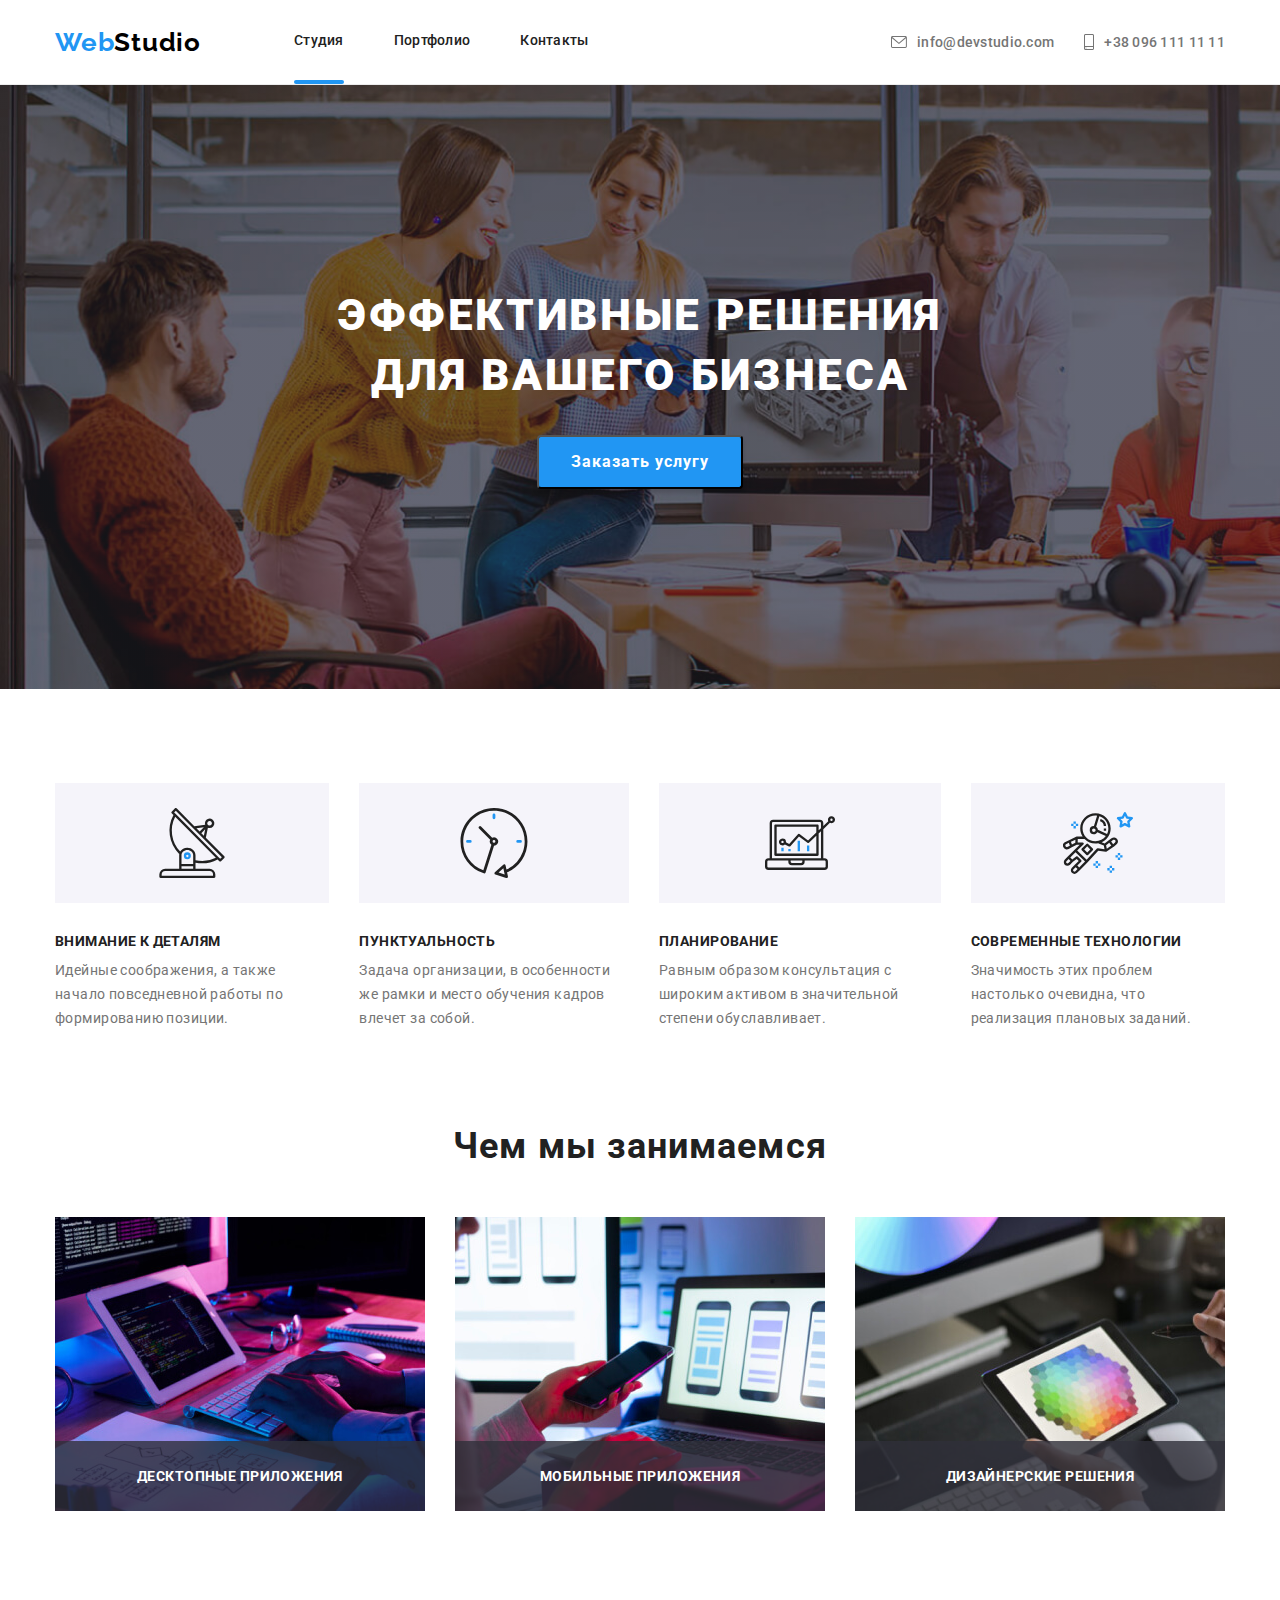
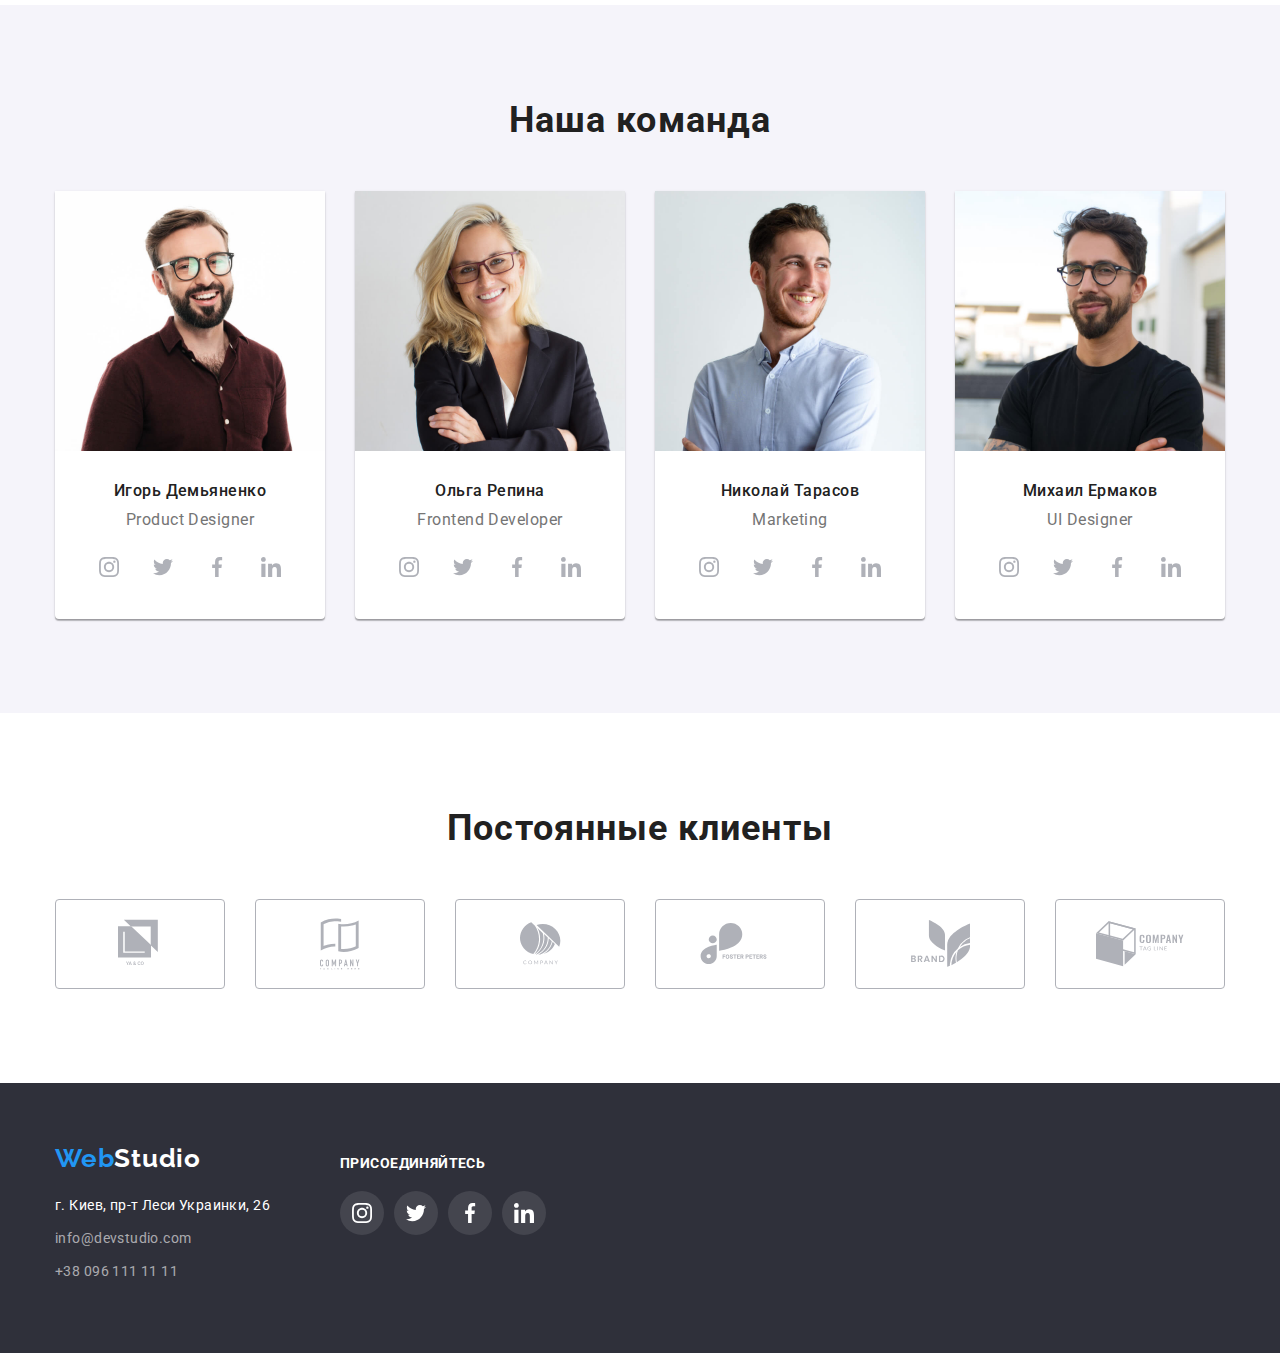
<file: index.html>
<!DOCTYPE html>
<html lang="ru">
  <head>
    <meta charset="UTF-8" />
    <meta name="viewport" content="width=device-width, initial-scale=1.0" />
    <title>Web Studio</title>
    <link rel="stylesheet" href="https://cdnjs.cloudflare.com/ajax/libs/modern-normalize/1.0.0/modern-normalize.css" />
    <link
      href="https://fonts.googleapis.com/css2?family=Raleway:wght@700&family=Roboto:wght@400;500;700;900&display=swap"
      rel="stylesheet"
    />
    <link rel="stylesheet" href="./css/styles-studio.css" />
  </head>
  <body>
    <header class="header">
      <div class="conteiner flexx-conteiner">
        <nav class="navigation">
          <a class="header-logo link" href="./index.html" aria-label="логотип вэб-студии"
            ><span class="header-logo-web">Web</span><span class="header-logo-studio">Studio</span></a
          >
          <ul class="navigation-list list">
            <li class="navigation-list-item">
              <a class="navigation-link link" href="./index.html">Студия</a>
              <div class="line"></div>
            </li>
            <li class="navigation-list-item">
              <a class="navigation-link link" href="./portfolio.html">Портфолио</a>
            </li>
            <li class="navigation-list-item">
              <a class="navigation-link link" href="">Контакты</a>
            </li>
          </ul>
        </nav>

        <address class="address">
          <ul class="contact-list list contacts-flexx">
            <li class="contact-list-item header-contact">
              <a href="mailto:info@devstudio.com" class="contact-link link">
                <svg width="16" height="12">
                  <use href="./svg/sprite.svg#envelope"></use>
                </svg>
                info@devstudio.com</a
              >
            </li>
            <li class="contact-list-item header-contact">
              <a href="tel:+380961111111" class="contact-link link">
                <svg width="10" height="16">
                  <use href="./svg/sprite.svg#smartphone"></use>
                </svg>
                +38 096 111 11 11
              </a>
            </li>
          </ul>
        </address>
      </div>
    </header>

    <main class="main">
      <!--EFFECTIVE SOLUTIONS-->
      <section class="hero">
        <div class="main-title-box">
          <h1 class="main-title title">эффективные решения для вашего бизнеса</h1>
          <button class="order-btn" type="button" data-modal-open>Заказать услугу</button>
        </div>
      </section>

      <!--ADVANTAGES-->
      <section class="advantages">
        <div class="conteiner">
          <h2 hidden>Advantages</h2>
          <ul class="advantages-list list">
            <li class="advantages-list-item">
              <h3 class="advantages-item-title">Внимание к деталям</h3>
              <p class="advantages-item-description">
                Идейные соображения, а также начало повседневной работы по формированию позиции.
              </p>
            </li>
            <li class="advantages-list-item">
              <h3 class="advantages-item-title">Пунктуальность</h3>
              <p class="advantages-item-description">
                Задача организации, в особенности же рамки и место обучения кадров влечет за собой.
              </p>
            </li>
            <li class="advantages-list-item">
              <h3 class="advantages-item-title">Планирование</h3>
              <p class="advantages-item-description">
                Равным образом консультация с широким активом в значительной степени обуславливает.
              </p>
            </li>
            <li class="advantages-list-item">
              <h3 class="advantages-item-title">Современные технологии</h3>
              <p class="advantages-item-description">
                Значимость этих проблем настолько очевидна, что реализация плановых заданий.
              </p>
            </li>
          </ul>
        </div>
      </section>

      <!--OUR WORK-->
      <section class="work">
        <div class="conteiner">
          <h2 class="title">Чем мы занимаемся</h2>
          <ul class="work-list list">
            <li class="work-list-item">
              <img
                class="work-photo"
                src="./img/studuo/box1.jpg"
                alt="руки печатают на клавиатуре перед монитором"
                width="370"
                height="294"
              />
              <div class="label">
                <p>Десктопные приложения</p>
              </div>
            </li>
            <li class="work-list-item">
              <img
                class="work-photo"
                src="./img/studuo/box2.jpg"
                alt="в одной руке смартфон, другая на тач-паде ноутбука"
                width="370"
                height="294"
              />
              <div class="label">
                <p>Мобильные приложения</p>
              </div>
            </li>
            <li class="work-list-item">
              <img
                class="work-photo"
                src="./img/studuo/box3.jpg"
                alt="в одной руке планшет, во второй перо"
                width="370"
                height="294"
              />
              <div class="label">
                <p>Дизайнерские решения</p>
              </div>
            </li>
          </ul>
        </div>
      </section>

      <!--OUR TEAM-->
      <section class="team">
        <div class="conteiner">
          <h2 class="title">Наша команда</h2>
          <ul class="team-list list">
            <li class="team-list-item">
              <img class="team-photo" src="./img/studuo/img1.jpg" alt="Игорь Демьяненко" width="270" height="260" />
              <div class="team-content">
                <h3 class="team-name">Игорь Демьяненко</h3>
                <p class="team-position" lang="en">Product Designer</p>
                <ul class="social-list list">
                  <li class="social-item">
                    <a href="" class="social-link link">
                      <svg>
                        <use href="./svg/sprite.svg#instagram"></use>
                      </svg>
                    </a>
                  </li>
                  <li class="social-item">
                    <a href="" class="social-link link">
                      <svg>
                        <use href="./svg/sprite.svg#twitter"></use>
                      </svg>
                    </a>
                  </li>
                  <li class="social-item">
                    <a href="" class="social-link link">
                      <svg>
                        <use href="./svg/sprite.svg#facebook"></use>
                      </svg>
                    </a>
                  </li>
                  <li class="social-item">
                    <a href="" class="social-link link">
                      <svg>
                        <use href="./svg/sprite.svg#linkidin"></use>
                      </svg>
                    </a>
                  </li>
                </ul>
              </div>
            </li>
            <li class="team-list-item">
              <img class="team-photo" src="./img/studuo/img2.jpg" alt="Ольга Репина" width="270" height="260" />
              <div class="team-content">
                <h3 class="team-name">Ольга Репина</h3>
                <p class="team-position" lang="en">Frontend Developer</p>
                <ul class="social-list list">
                  <li class="social-item">
                    <a href="" class="social-link link">
                      <svg>
                        <use href="./svg/sprite.svg#instagram"></use>
                      </svg>
                    </a>
                  </li>
                  <li class="social-item">
                    <a href="" class="social-link link">
                      <svg>
                        <use href="./svg/sprite.svg#twitter"></use>
                      </svg>
                    </a>
                  </li>
                  <li class="social-item">
                    <a href="" class="social-link link">
                      <svg>
                        <use href="./svg/sprite.svg#facebook"></use>
                      </svg>
                    </a>
                  </li>
                  <li class="social-item">
                    <a href="" class="social-link link">
                      <svg>
                        <use href="./svg/sprite.svg#linkidin"></use>
                      </svg>
                    </a>
                  </li>
                </ul>
              </div>
            </li>
            <li class="team-list-item">
              <img class="team-photo" src="./img/studuo/img3.jpg" alt="Николай Тарасов" width="270" height="260" />
              <div class="team-content">
                <h3 class="team-name">Николай Тарасов</h3>
                <p class="team-position" lang="en">Marketing</p>
                <ul class="social-list list">
                  <li class="social-item">
                    <a href="" class="social-link link">
                      <svg>
                        <use href="./svg/sprite.svg#instagram"></use>
                      </svg>
                    </a>
                  </li>
                  <li class="social-item">
                    <a href="" class="social-link link">
                      <svg>
                        <use href="./svg/sprite.svg#twitter"></use>
                      </svg>
                    </a>
                  </li>
                  <li class="social-item">
                    <a href="" class="social-link link">
                      <svg>
                        <use href="./svg/sprite.svg#facebook"></use>
                      </svg>
                    </a>
                  </li>
                  <li class="social-item">
                    <a href="" class="social-link link">
                      <svg>
                        <use href="./svg/sprite.svg#linkidin"></use>
                      </svg>
                    </a>
                  </li>
                </ul>
              </div>
            </li>
            <li class="team-list-item">
              <img class="team-photo" src="./img/studuo/img4.jpg" alt="Михаил Ермаков" width="270" height="260" />
              <div class="team-content">
                <h3 class="team-name">Михаил Ермаков</h3>
                <p class="team-position" lang="en">UI Designer</p>
                <ul class="social-list list">
                  <li class="social-item">
                    <a href="" class="social-link link">
                      <svg>
                        <use href="./svg/sprite.svg#instagram"></use>
                      </svg>
                    </a>
                  </li>
                  <li class="social-item">
                    <a href="" class="social-link link">
                      <svg>
                        <use href="./svg/sprite.svg#twitter"></use>
                      </svg>
                    </a>
                  </li>
                  <li class="social-item">
                    <a href="" class="social-link link">
                      <svg>
                        <use href="./svg/sprite.svg#facebook"></use>
                      </svg>
                    </a>
                  </li>
                  <li class="social-item">
                    <a href="" class="social-link link">
                      <svg>
                        <use href="./svg/sprite.svg#linkidin"></use>
                      </svg>
                    </a>
                  </li>
                </ul>
              </div>
            </li>
          </ul>
        </div>
      </section>
      <!--Clients-->
      <section class="clients">
        <div class="conteiner">
          <h2 class="title">Постоянные клиенты</h2>
          <div class="clients-logo-box">
            <ul class="clients-list list">
              <li class="clients-list-item">
                <a href="" class="clients-link link">
                  <svg width="44" height="50">
                    <use href="./svg/sprite.svg#client-logo1"></use>
                  </svg>
                </a>
              </li>
              <li class="clients-list-item">
                <a href="" class="clients-link link">
                  <svg width="40" height="52">
                    <use href="./svg/sprite.svg#client-logo2"></use>
                  </svg>
                </a>
              </li>
              <li class="clients-list-item">
                <a href="" class="clients-link link">
                  <svg width="41" height="43">
                    <use href="./svg/sprite.svg#client-logo3"></use>
                  </svg>
                </a>
              </li>
              <li class="clients-list-item">
                <a href="" class="clients-link link">
                  <svg width="80" height="42">
                    <use href="./svg/sprite.svg#client-logo4"></use>
                  </svg>
                </a>
              </li>
              <li class="clients-list-item">
                <a href="" class="clients-link link">
                  <svg width="59" height="47">
                    <use href="./svg/sprite.svg#client-logo5"></use>
                  </svg>
                </a>
              </li>
              <li class="clients-list-item">
                <a href="" class="clients-link link">
                  <svg width="88" height="46">
                    <use href="./svg/sprite.svg#client-logo6"></use>
                  </svg>
                </a>
              </li>
            </ul>
          </div>
        </div>
      </section>
    </main>

    <footer class="footer">
      <div class="conteiner">
        <div class="footer-info">
          <a class="footer-logo link" href="./index.html" aria-label="логотип вэб-студии"
            ><span class="footer-logo-web">Web</span><span class="footer-logo-studio">Studio</span></a
          >
          <address class="address footer-address">
            <ul class="contact-list list">
              <li class="contact-list-item footer-contact">
                <a class="link location" href="https://goo.gl/maps/aFKf9Q2qraXxwTez7" target="_blank"
                  >г. Киев, пр-т Леси Украинки, 26</a
                >
              </li>
              <li class="contact-list-item footer-contact">
                <a class="link mail" href="mailto:info@devstudio.com">info@devstudio.com</a>
              </li>
              <li class="contact-list-item footer-contact">
                <a class="link phone" href="tel:+380961111111">+38 096 111 11 11</a>
              </li>
            </ul>
          </address>
        </div>
        <div class="footer-social-links">
          <h3>присоединяйтесь</h3>
          <ul class="footer-social-list list">
            <li class="footer-social-item">
              <a href="" class="social-link link">
                <svg class="social-link-svg">
                  <use href="./svg/sprite.svg#instagram" width="20px" height="20px"></use>
                </svg>
              </a>
            </li>
            <li class="footer-social-item">
              <a href="" class="social-link link">
                <svg class="social-link-svg">
                  <use href="./svg/sprite.svg#twitter" width="20px" height="20px"></use>
                </svg>
              </a>
            </li>
            <li class="footer-social-item">
              <a href="" class="social-link link">
                <svg class="social-link-svg">
                  <use href="./svg/sprite.svg#facebook" width="20px" height="20px"></use>
                </svg>
              </a>
            </li>
            <li class="footer-social-item">
              <a href="" class="social-link link">
                <svg class="social-link-svg">
                  <use href="./svg/sprite.svg#linkidin" width="20px" height="20px"></use>
                </svg>
              </a>
            </li>
          </ul>
        </div>
      </div>
    </footer>
    <div class="backdrop is-hidden" data-modal>
      <div class="modal-window">
        <div class="thumb">
          <button class="close-btn" type="button" data-modal-close>
            <svg width="18" height="18">
              <use href="./svg/sprite.svg#close-btn"></use>
            </svg>
          </button>
        </div>
      </div>
    </div>
    <script src="./js/modal.js"></script>
  </body>
</html>
</file>
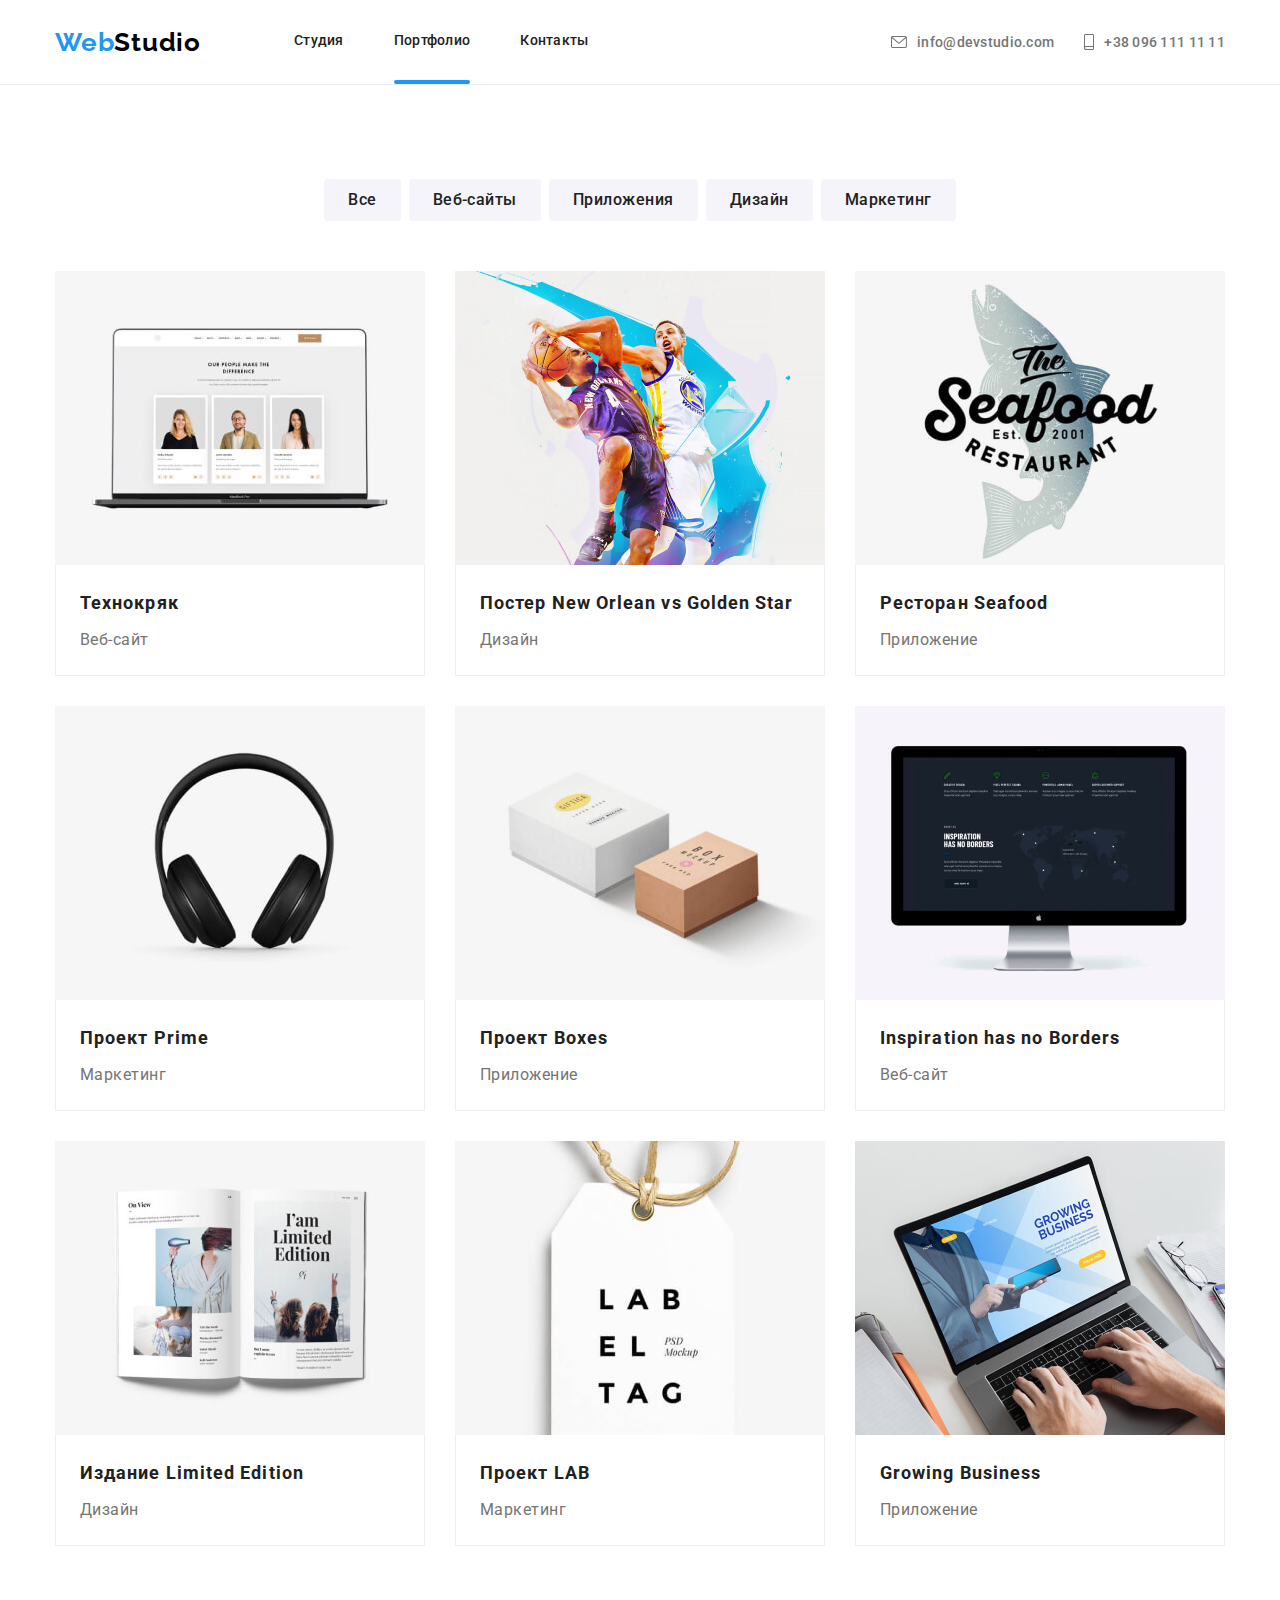
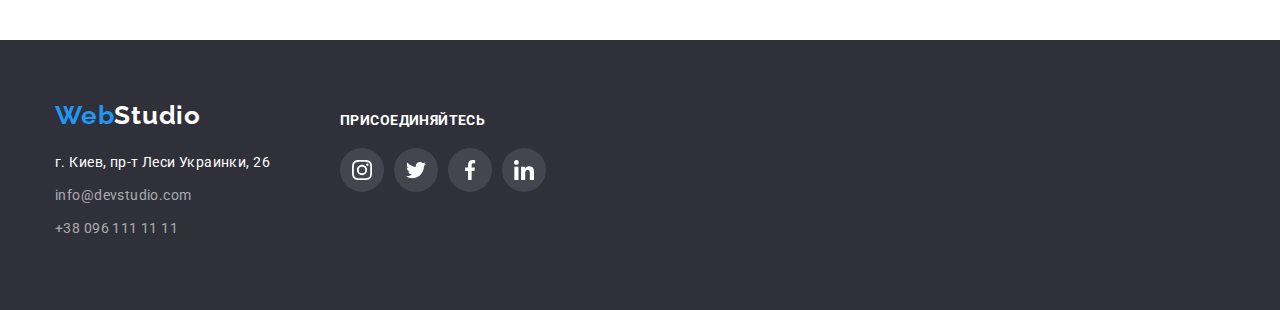
<file: portfolio.html>
<!DOCTYPE html>
<html lang="en">
  <head>
    <meta charset="UTF-8" />
    <meta name="viewport" content="width=device-width, initial-scale=1.0" />
    <title>Web Studio</title>
    <link rel="stylesheet" href="https://cdnjs.cloudflare.com/ajax/libs/modern-normalize/1.0.0/modern-normalize.css" />
    <link
      href="https://fonts.googleapis.com/css2?family=Raleway:wght@700&family=Roboto:wght@400;500;700;900&display=swap"
      rel="stylesheet"
    />
    <link rel="stylesheet" href="./css/styles-studio.css" />
  </head>
  <body>
    <header class="header">
      <div class="conteiner flexx-conteiner">
        <nav class="navigation">
          <a class="header-logo link" href="./index.html" aria-label="логотип вэб-студии"
            ><span class="header-logo-web">Web</span><span class="header-logo-studio">Studio</span></a
          >
          <ul class="navigation-list list">
            <li class="navigation-list-item">
              <a class="navigation-link link" href="./index.html">Студия</a>
            </li>
            <li class="navigation-list-item">
              <a class="navigation-link link" href="./portfolio.html">Портфолио</a>
              <div class="line"></div>
            </li>
            <li class="navigation-list-item">
              <a class="navigation-link link" href="">Контакты</a>
            </li>
          </ul>
        </nav>

        <address class="address">
          <ul class="contact-list list contacts-flexx">
            <li class="contact-list-item header-contact">
              <a href="mailto:info@devstudio.com" class="contact-link link">
                <svg width="16" height="12">
                  <use href="./svg/sprite.svg#envelope"></use>
                </svg>
                info@devstudio.com</a
              >
            </li>
            <li class="contact-list-item header-contact">
              <a href="tel:+380961111111" class="contact-link link">
                <svg width="10" height="16">
                  <use href="./svg/sprite.svg#smartphone"></use>
                </svg>
                +38 096 111 11 11
              </a>
            </li>
          </ul>
        </address>
      </div>
    </header>
    <main class="main">
      <div class="conteiner gallery-conteiner">
        <div class="filter">
          <ul class="filter-list list">
            <li class="filter-list-item">
              <button class="filter-btn" type="button">Все</button>
            </li>
            <li class="filter-list-item">
              <button class="filter-btn" type="button">Веб-сайты</button>
            </li>
            <li class="filter-list-item">
              <button class="filter-btn" type="button">Приложения</button>
            </li>
            <li class="filter-list-item">
              <button class="filter-btn" type="button">Дизайн</button>
            </li>
            <li class="filter-list-item">
              <button class="filter-btn" type="button">Маркетинг</button>
            </li>
          </ul>
        </div>
        <div class="gallery">
          <ul class="gallery-list list">
            <li class="gallery-list-item">
              <div class="overlay-box">
                <div class="overlay">
                  <p>
                    Технокряк это современная площадка распространения коронавируса. Компании используют эту платформу
                    для цифрового шпионажа и атак на защищённые сервера конкурентов.
                  </p>
                </div>
                <a class="gallery-link link" href=""
                  ><img
                    class="gallery-photo"
                    src="./img/portfolio/img1-techno.jpg"
                    alt="ноутбук с открытой интернет-страницей"
                    width="370"
                    height="294"
                  />
                </a>
              </div>

              <div class="gallery-content">
                <h2 class="gallery-title">Технокряк</h2>
                <p class="gallery-type">Веб-сайт</p>
              </div>
            </li>
            <li class="gallery-list-item">
              <div class="overlay-box">
                <div class="overlay">
                  <p></p>
                </div>

                <a class="gallery-link link" href=""
                  ><img
                    class="gallery-photo"
                    src="./img/portfolio/img2-poster.jpg"
                    alt="два баскетболиста в прыжке с мячом"
                    width="370"
                    height="294"
                /></a>
              </div>
              <div class="gallery-content">
                <h2 class="gallery-title">Постер <span lang="en">New Orlean vs Golden Star</span></h2>
                <p class="gallery-type">Дизайн</p>
              </div>
            </li>
            <li class="gallery-list-item">
              <div class="overlay-box">
                <div class="overlay">
                  <p></p>
                </div>

                <a class="gallery-link link" href=""
                  ><img
                    class="gallery-photo"
                    src="./img/portfolio/img3-restaurant.jpg"
                    alt="логотип ресторана, название на фоне рыбы"
                    width="370"
                    height="294"
                /></a>
              </div>
              <div class="gallery-content">
                <h2 class="gallery-title">Ресторан Seafood</h2>
                <p class="gallery-type">Приложение</p>
              </div>
            </li>
            <li class="gallery-list-item">
              <div class="overlay-box">
                <div class="overlay">
                  <p></p>
                </div>

                <a class="gallery-link link" href=""
                  ><img
                    class="gallery-photo"
                    src="./img/portfolio/img4-prime.jpg"
                    alt="наушники"
                    width="370"
                    height="294"
                /></a>
              </div>
              <div class="gallery-content">
                <h2 class="gallery-title">Проект Prime</h2>
                <p class="gallery-type">Маркетинг</p>
              </div>
            </li>
            <li class="gallery-list-item">
              <div class="overlay-box">
                <div class="overlay">
                  <p></p>
                </div>

                <a class="gallery-link link" href=""
                  ><img
                    class="gallery-photo"
                    src="./img/portfolio/img5-boxes.jpg"
                    alt="две коробки, коричневая поменьше и белая побольше"
                    width="370"
                    height="294"
                /></a>
              </div>
              <div class="gallery-content">
                <h2 class="gallery-title">Проект Boxes</h2>
                <p class="gallery-type">Приложение</p>
              </div>
            </li>
            <li class="gallery-list-item">
              <div class="overlay-box">
                <div class="overlay">
                  <p></p>
                </div>

                <a class="gallery-link link" href="">
                  <img
                    class="gallery-photo"
                    src="./img/portfolio/img6-inspiration.jpg"
                    alt="монитор с запущенным сайтом"
                    width="370"
                    height="294"
                /></a>
              </div>
              <div class="gallery-content">
                <h2 class="gallery-title">Inspiration has no Borders</h2>
                <p class="gallery-type">Веб-сайт</p>
              </div>
            </li>
            <li class="gallery-list-item">
              <div class="overlay-box">
                <div class="overlay">
                  <p></p>
                </div>

                <a class="gallery-link link" href=""
                  ><img
                    class="gallery-photo"
                    src="./img/portfolio/img7-edition.jpg"
                    alt="открытый журнал с названием на правой странице"
                    width="370"
                    height="294"
                /></a>
              </div>
              <div class="gallery-content">
                <h2 class="gallery-title">Издание Limited Edition</h2>
                <p class="gallery-type">Дизайн</p>
              </div>
            </li>
            <li class="gallery-list-item">
              <div class="overlay-box">
                <div class="overlay">
                  <p></p>
                </div>

                <a class="gallery-link link" href=""
                  ><img
                    class="gallery-photo"
                    src="./img/portfolio/img8-lab.jpg"
                    alt="белая бирка с коричневой надписью лаб эль таг"
                    width="370"
                    height="294"
                /></a>
              </div>
              <div class="gallery-content">
                <h2 class="gallery-title">Проект LAB</h2>
                <p class="gallery-type">Маркетинг</p>
              </div>
            </li>
            <li class="gallery-list-item">
              <div class="overlay-box">
                <div class="overlay">
                  <p></p>
                </div>

                <a class="gallery-link link" href=""
                  ><img
                    class="gallery-photo"
                    src="./img/portfolio/img9-business.jpg"
                    alt="руки над клавиатурой ноутбука"
                    width="370"
                    height="294"
                /></a>
              </div>
              <div class="gallery-content">
                <h2 class="gallery-title">Growing Business</h2>
                <p class="gallery-type">Приложение</p>
              </div>
            </li>
          </ul>
        </div>
      </div>
    </main>
    <footer class="footer">
      <div class="conteiner">
        <div class="footer-info">
          <a class="footer-logo link" href="./index.html" aria-label="логотип вэб-студии"
            ><span class="footer-logo-web">Web</span><span class="footer-logo-studio">Studio</span></a
          >
          <address class="address footer-address">
            <ul class="contact-list list">
              <li class="contact-list-item footer-contact">
                <a class="link location" href="https://goo.gl/maps/aFKf9Q2qraXxwTez7" target="_blank"
                  >г. Киев, пр-т Леси Украинки, 26</a
                >
              </li>
              <li class="contact-list-item footer-contact">
                <a class="link mail" href="mailto:info@devstudio.com">info@devstudio.com</a>
              </li>
              <li class="contact-list-item footer-contact">
                <a class="link phone" href="tel:+380961111111">+38 096 111 11 11</a>
              </li>
            </ul>
          </address>
        </div>
        <div class="footer-social-links">
          <h3>присоединяйтесь</h3>
          <ul class="footer-social-list list">
            <li class="footer-social-item">
              <a href="" class="social-link link">
                <svg class="social-link-svg">
                  <use href="./svg/sprite.svg#instagram" width="20px" height="20px"></use>
                </svg>
              </a>
            </li>
            <li class="footer-social-item">
              <a href="" class="social-link link">
                <svg class="social-link-svg">
                  <use href="./svg/sprite.svg#twitter" width="20px" height="20px"></use>
                </svg>
              </a>
            </li>
            <li class="footer-social-item">
              <a href="" class="social-link link">
                <svg class="social-link-svg">
                  <use href="./svg/sprite.svg#facebook" width="20px" height="20px"></use>
                </svg>
              </a>
            </li>
            <li class="footer-social-item">
              <a href="" class="social-link link">
                <svg class="social-link-svg">
                  <use href="./svg/sprite.svg#linkidin" width="20px" height="20px"></use>
                </svg>
              </a>
            </li>
          </ul>
        </div>
      </div>
    </footer>
  </body>
</html>
</file>
<file: css/styles-studio.css>
html {
  box-sizing: border-box;
}

*,
*::before,
*::after {
  margin: 0;
  padding: 0;
  box-sizing: inherit;
}

:root {
  --primary-text-color: #212121;
  --secondary-text-color: #757575;
  --active-color: #2196f3;
  --background-color: #f5f4fa;
  --social-link-color: #afb1b8;
}

.list {
  list-style-type: none;
}

.link {
  text-decoration: none;
  transition-property: background-color, color, fill, box-shadow;
  transition-duration: 250ms;
  transition-timing-function: cubic-bezier(0.4, 0, 0.2, 1);
}

svg {
  transition-property: background-color, color, fill;
  transition-duration: 250ms;
  transition-timing-function: cubic-bezier(0.4, 0, 0.2, 1);
}

address {
  font-style: normal;
}

body {
  font-family: "Roboto", sans-serif;
  font-style: normal;
}

img {
  display: block;
}

.title {
  font-weight: 700;
  font-size: 36px;
  line-height: 1.167;
  text-align: center;
  letter-spacing: 0.03em;
  color: var(--primary-text-color);
}

.conteiner {
  max-width: 1200px;
  padding-left: 15px;
  padding-right: 15px;
  margin-left: auto;
  margin-right: auto;
  /*outline: 2px solid rosybrown;*/
}

.flexx-conteiner {
  display: flex;
  align-items: center;
  justify-content: space-between;
  flex-wrap: wrap;
}

link:hover {
  cursor: pointer;
}

/* =========HEADER========= */

.header {
  border-bottom: 1px solid #ececec;
}

.header-logo {
  font-family: "Raleway", sans-serif;
  font-weight: 700;
  font-size: 26px;
  line-height: 1.192;
  letter-spacing: 0.03em;
  margin-right: 93px;
}

.header-logo-web {
  color: #2196f3;
  text-transform: capitalize;
}

.header-logo-studio {
  color: #000000;
  text-transform: capitalize;
}

.navigation {
  display: flex;
  align-items: center;
}

.navigation-list {
  display: flex;
}

.navigation-list-item {
  margin-right: 50px;
  position: relative;
}

.line {
  height: 4px;
  width: 100%;
  background-color: var(--active-color);
  border-radius: 2px;

  bottom: 0;
}

.navigation-list-item:last-child {
  margin-right: 0;
}

.navigation-link {
  font-weight: 500;
  font-size: 14px;
  line-height: 1.143;
  letter-spacing: 0.02em;
  color: var(--primary-text-color);
  display: inline-block;
  padding-top: 32px;
  padding-bottom: 32px;
  /*transition-property: color;
  transition-duration: 250ms;
  transition-timing-function: cubic-bezier(0.4, 0, 0.2, 1);*/
}

.navigation-link:active,
.navigation-link:hover,
.navigation-link:focus {
  color: var(--active-color);
}

.contacts-flexx {
  display: flex;
  align-items: center;
}

.header-contact {
  margin-right: 30px;
  display: flex;
}

.header-contact:last-child {
  margin-right: 0;
}

.contact-link {
  font-weight: 500;
  font-size: 14px;
  line-height: 1.143;
  letter-spacing: 0.02em;
  color: var(--secondary-text-color);
  display: flex;
  align-items: center;
}

.contact-link svg {
  margin-right: 10px;
  fill: currentColor;
  fill: var(--secondary-text-color);
}

.contact-link:hover svg {
  fill: var(--active-color);
}

.contact-link:hover,
.contact-link:focus {
  color: var(--active-color);
}

/* ========= END HEADER========= */

/* ========= MAIN TITLE========= */
.hero {
  background-color: #c4c4c4;
  background-image: linear-gradient(rgba(47, 48, 58, 0.4), rgba(47, 48, 58, 0.4)), url(../img/studuo/hero-bg.jpg);
  background-repeat: no-repeat;
  background-size: cover;
}

.main-title-box {
  text-align: center;
  padding-top: 200px;
  padding-bottom: 200px;
}
.main-title {
  font-weight: 900;
  font-size: 44px;
  line-height: 1.364;
  letter-spacing: 0.06em;
  text-transform: uppercase;
  color: #ffffff;
  max-width: 696px;
  margin-left: auto;
  margin-right: auto;
  margin-bottom: 30px;
}

.order-btn {
  font-weight: 700;
  font-size: 16px;
  line-height: 1.875;
  text-align: center;
  letter-spacing: 0.06em;
  color: #ffffff;
  background: #2196f3;
  box-shadow: 0px 4px 4px rgba(0, 0, 0, 0.15);
  border-radius: 4px;
  padding: 10px 32px 10px 32px;
  transition-property: all;
  transition-duration: 250ms;
  transition-timing-function: cubic-bezier(0.4, 0, 0.2, 1);
}

.order-btn:hover,
.order-btn:focus {
  background: #188ce8;
  box-shadow: 0px 4px 4px rgba(0, 0, 0, 0.15);
  border-radius: 4px;
  cursor: pointer;
}
/* ========= END MAIN TITLE========= */

/* ========= ADVANTAGES========= */

.advantages {
  padding-top: 94px;
  padding-bottom: 94px;
}

.advantages-list {
  display: flex;
}

.advantages-list-item {
  margin-right: 30px;
  /*flex-basis: 270px;*/
  width: calc((100%-30px * 3) / 4);
}

.advantages-list-item:last-child {
  margin-right: 0;
}

.advantages-list-item::before {
  content: "";
  display: block;
  width: 100%;
  height: 120px;
  background-color: var(--background-color);
  margin-bottom: 30px;
  background-repeat: no-repeat;
  background-position: center;
}

.advantages-list-item:nth-child(1)::before {
  background-image: url(../img/studuo/decor/antenna.svg);
}
.advantages-list-item:nth-child(2)::before {
  background-image: url(../img/studuo/decor/clock.svg);
}
.advantages-list-item:nth-child(3)::before {
  background-image: url(../img/studuo/decor/diagram.svg);
}
.advantages-list-item:nth-child(4)::before {
  background-image: url(../img/studuo/decor/astronaut.svg);
}

.advantages-item-title {
  font-weight: 700;
  font-size: 14px;
  line-height: 1.143;
  letter-spacing: 0.03em;
  text-transform: uppercase;
  color: var(--primary-text-color);
  margin-bottom: 10px;
}

.advantages-item-description {
  font-weight: 400;
  font-size: 14px;
  line-height: 1.714;
  letter-spacing: 0.03em;
  color: var(--secondary-text-color);
}

/* ========= END ADVANTAGES========= */

/* ========= WORK========= */

.work {
  padding-bottom: 94px;
}

.work-list {
  display: flex;
  justify-content: space-between;
  margin-top: 50px;
}

.work-list-item {
  position: relative;
}

.label {
  display: flex;
  align-items: center;
  justify-content: center;
  height: 70px;
  width: 100%;
  background-color: rgba(47, 48, 58, 0.8);
  position: absolute;
  z-index: 1;
  bottom: 0;
}

.label p {
  font-weight: 700;
  font-size: 14px;
  line-height: 16px;
  letter-spacing: 0.03em;
  text-transform: uppercase;

  color: #ffffff;
}

/* ========= END WORK========= */

/* ========= TEAM========= */

.team {
  padding-top: 94px;
  padding-bottom: 94px;
  background: var(--background-color);
}

.team-list {
  display: flex;
  justify-content: space-between;
  margin-top: 50px;
}

.team-list-item {
  background: #ffffff;
  box-shadow: 0px 1px 3px rgba(0, 0, 0, 0.12), 0px 1px 1px rgba(0, 0, 0, 0.14), 0px 2px 1px rgba(0, 0, 0, 0.2);
  border-radius: 0px 0px 4px 4px;
}

.team-content {
  padding: 30px 0;
}

.team-name,
.team-position {
  font-size: 16px;
  line-height: 1.1875;
  text-align: center;
  letter-spacing: 0.03em;
}

.team-name {
  font-weight: 500;
  color: var(--primary-text-color);
}

.team-position {
  font-weight: 400;
  color: var(--secondary-text-color);
  padding-top: 10px;
}

.social-list {
  display: flex;
  justify-content: center;
  margin-top: 16px;
}

.social-item:not(:last-child) {
  margin-right: 10px;
}

.social-link {
  width: 44px;
  height: 44px;
  border-radius: 50%;
  display: flex;
  justify-content: center;
  align-items: center;
}

.social-link svg {
  width: 20px;
  height: 20px;
  fill: var(--social-link-color);
}

.social-link:hover,
.social-link:focus {
  background-color: var(--active-color);
}

.social-link:hover svg,
.social-link:focus svg {
  fill: #ffffff;
}

/* ========= END TEAM========= */

/* ========= CLIENTS========= */

.clients {
  padding-top: 94px;
  padding-bottom: 94px;
}

.clients-list {
  display: flex;
  justify-content: space-between;
  margin-top: 50px;
}

.clients-link {
  display: flex;
  justify-content: center;
  align-items: center;
  border: 1px solid #afb1b8;
  box-sizing: border-box;
  border-radius: 4px;
  height: 90px;
  width: 170px;
}

.clients-link svg {
  fill: var(--social-link-color);
}

.clients-link:hover,
.clients-link:focus {
  border-color: var(--active-color);
}

.clients-link:hover svg,
.clients-link:focus svg {
  fill: var(--active-color);
}

/* ========= CLIENTS TEAM========= */

/* ========= FOOTER========= */
.footer {
  background-color: #2f303a;
  padding-top: 60px;
  padding-bottom: 60px;
}
.footer > .conteiner {
  display: flex;
}

.footer-logo {
  font-family: "Raleway", sans-serif;
  font-weight: 700;
  font-size: 26px;
  line-height: 1.192;
  letter-spacing: 0.03em;
}

.footer-logo-web {
  color: #2196f3;
  text-transform: capitalize;
}

.footer-logo-studio {
  color: #ffffff;
  text-transform: capitalize;
}

.footer-address {
  margin-top: 20px;
}

.footer-contact {
  margin-bottom: 9px;
}

.footer-contact:last-child {
  margin-top: 0;
}

.location {
  font-weight: 400;
  font-size: 14px;
  line-height: 1.714;
  letter-spacing: 0.03em;
  color: #ffffff;
}

.mail {
  font-weight: 400;
  font-size: 14px;
  line-height: 1.714;
  letter-spacing: 0.03em;
  color: rgba(255, 255, 255, 0.6);
}

.phone {
  font-weight: 400;
  font-size: 14px;
  line-height: 1.714;
  letter-spacing: 0.03em;
  color: rgba(255, 255, 255, 0.6);
}

.footer-social-links {
  margin-left: 70px;
}

.footer h3 {
  font-weight: 700;
  font-size: 14px;
  line-height: 16px;
  letter-spacing: 0.03em;
  text-transform: uppercase;
  color: #ffffff;
  display: inline-block;
  padding-top: 12px;
  margin-bottom: 20px;
}

.footer-social-list {
  display: flex;
}

.footer-social-item {
  margin-right: 10px;
}

.footer-social-item:last-child {
  margin-right: 0;
}

.footer .social-link {
  background-color: rgba(255, 255, 255, 0.1);
}

.footer .social-link:hover,
.footer .social-link:focus {
  background-color: var(--active-color);
}

.footer .social-link svg {
  fill: #ffffff;
}

/* ========= END FOOTER========= */

/* ========= PORTFOLIO========= */

.gallery-conteiner {
  padding-top: 94px;
  padding-bottom: 94px;
}

/* ========= FILTER========= */
.filter-list {
  display: flex;
  justify-content: center;
  padding-bottom: 50px;
}

.filter-list-item {
  margin-right: 8px;
}

.filter-list-item:last-child {
  margin-right: 0;
}

.filter-btn {
  font-weight: 500;
  font-size: 16px;
  line-height: 1.625;
  text-align: center;
  letter-spacing: 0.03em;
  color: var(--primary-text-color);
  padding: 6px 22px 6px 22px;
  background: #f5f4fa;
  border-radius: 4px;
  border-color: transparent;

  transition-property: all;
  transition-duration: 250ms;
  transition-timing-function: cubic-bezier(0.4, 0, 0.2, 1);
}

.filter-btn:active,
.filter-btn:hover,
.filter-btn:focus {
  color: #ffffff;
  background: #2196f3;
  box-shadow: 0px 3px 1px rgba(0, 0, 0, 0.1), 0px 1px 2px rgba(0, 0, 0, 0.08), 0px 2px 2px rgba(0, 0, 0, 0.12);
  border-radius: 4px;
  border-color: transparent;
  cursor: pointer;
}
/* ========= END FILTER========= */
/* ========= GALLERY========= */

.gallery-list {
  display: flex;
  flex-wrap: wrap;
  margin: -15px;
}

.gallery-list-item {
  max-width: calc((100% - 30px * 2) / 3);
  margin: 15px;

  transition-property: all;
  transition-duration: 250ms;
  transition-timing-function: cubic-bezier(0.4, 0, 0.2, 1);
}

.gallery-list-item:hover {
  box-shadow: 0px 1px 1px rgba(0, 0, 0, 0.12), 0px 4px 4px rgba(0, 0, 0, 0.06), 1px 4px 6px rgba(0, 0, 0, 0.16);
  cursor: pointer;
}
.overlay-box {
  position: relative;
  overflow: hidden;
}

.overlay {
  position: absolute;
  top: 0;
  left: 0;
  width: 100%;
  height: 100%;
  padding: 63px 24px;

  transform: translateY(100%);
}

.overlay p {
  font-weight: 400;
  font-size: 18px;
  line-height: 1.56;
  letter-spacing: 0.03em;
  color: #ffffff;
}

.gallery-list-item:hover .overlay {
  transform: translateY(0);
  transition: transform 250ms cubic-bezier(0.4, 0, 0.2, 1);
  background-color: rgba(33, 150, 243, 0.9);
  cursor: pointer;
}

.gallery-content {
  background: #ffffff;
  border: 1px solid #eeeeee;
  border-top: 0;
  padding: 20px 24px;
}

.gallery-title {
  font-weight: 700;
  font-size: 18px;
  line-height: 2;
  letter-spacing: 0.06em;
  color: var(--primary-text-color);
  margin-bottom: 4px;
}

.gallery-type {
  font-weight: 400;
  font-size: 16px;
  line-height: 1.875;
  letter-spacing: 0.03em;
  color: var(--secondary-text-color);
}
/* ========= END GALLERY========= */
/* ========= END PORTFOLIO========= */

/* ========= MODAL WINDOW========= */
.modal-window {
  position: absolute;
  z-index: 2;
  top: 221px;
  left: 50%;
  transform: translateX(-50%);

  width: 528px;
  height: 581px;
  background: #ffffff;
  box-shadow: 0px 1px 3px rgba(0, 0, 0, 0.12), 0px 1px 1px rgba(0, 0, 0, 0.14), 0px 2px 1px rgba(0, 0, 0, 0.2);
  border-radius: 4px;
  overflow: hidden;
}

.thumb {
  position: relative;
}

.close-btn {
  position: absolute;
  z-index: 3;
  left: 490px;
  top: 8px;

  width: 30px;
  height: 30px;
  background: #ffffff;
  border: 1px solid rgba(0, 0, 0, 0.1);
  border-radius: 50%;
  display: flex;
  justify-content: center;
  align-items: center;

  transition-property: all;
  transition-duration: 250ms;
  transition-timing-function: cubic-bezier(0.4, 0, 0.2, 1);
}

.close-btn:hover,
.close-btn:focus {
  border: 1px solid #2196f3;
  cursor: pointer;
}

.close-btn:hover svg,
.close-btn:focus svg {
  fill: var(--active-color);
}

.backdrop {
  position: fixed;
  top: 0;
  left: 0;
  width: 100%;
  height: 100%;
  background-color: rgba(0, 0, 0, 0.2);
  opacity: 1;
  visibility: visible;
  transition: opacity 250ms cubic-bezier(0.4, 0, 0.2, 1), visibility 250ms cubic-bezier(0.4, 0, 0.2, 1);
  z-index: 2;
}

.is-hidden {
  position: fixed;
  top: 0;
  left: 0;
  width: 100%;
  height: 100%;
  background-color: rgba(0, 0, 0, 0.2);
  opacity: 1;
  visibility: hidden;
  transition: opacity 250ms cubic-bezier(0.4, 0, 0.2, 1), visibility 250ms cubic-bezier(0.4, 0, 0.2, 1);
  z-index: 2;
}

/* ========= END MODAL WINDOW========= */ ;
</file>
